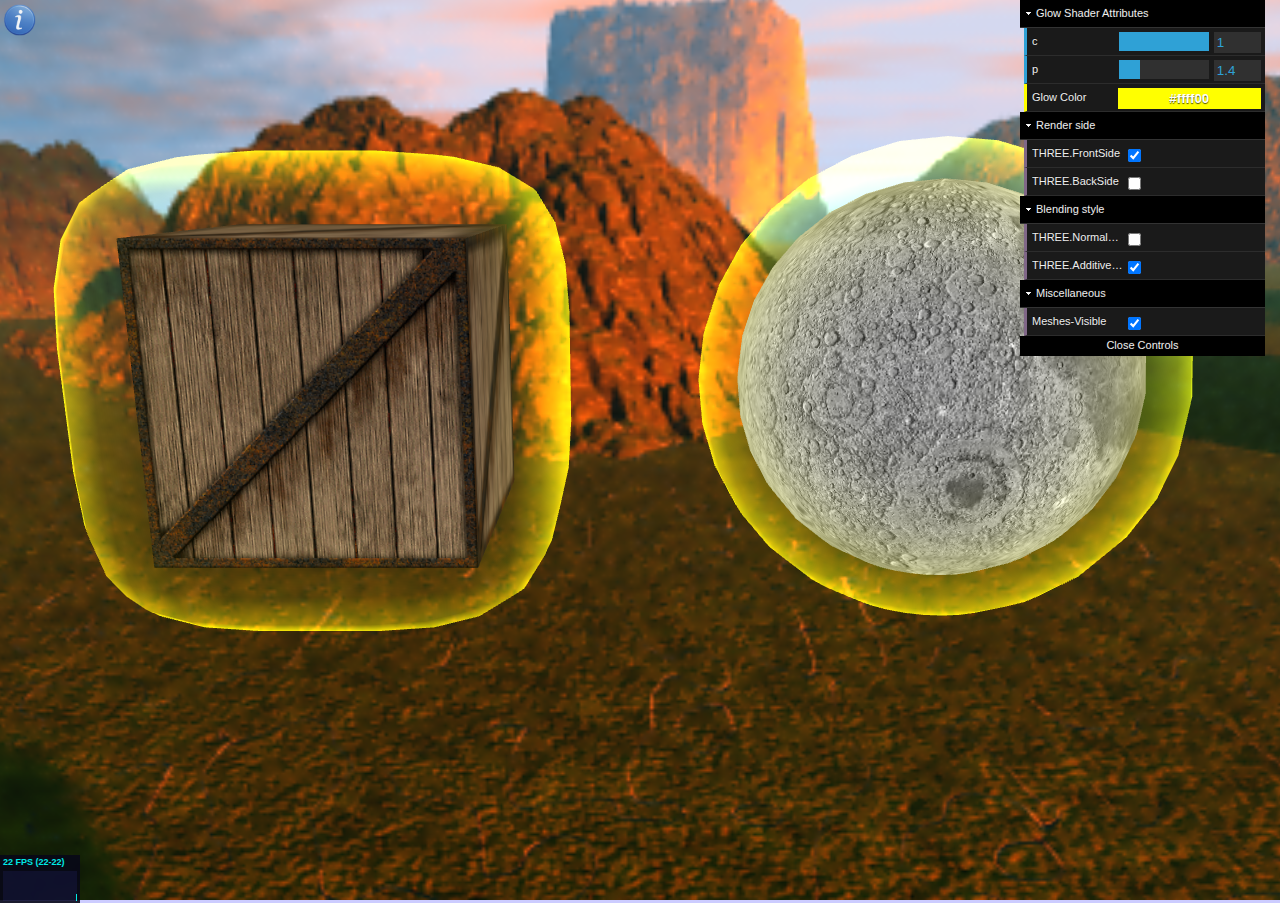
<file: glow/Shader-Glow.html>
<!doctype html>
<html lang="en">
<head>
	<title>Shader - Glow (Three.js)</title>
	<meta charset="utf-8">
	<meta name="viewport" content="width=device-width, user-scalable=no, minimum-scale=1.0, maximum-scale=1.0">
	<link rel=stylesheet href="css/base.css"/>
</head>
<body>

<script src="js/Three58.js"></script>
<!--DOES NOT WORK WITH A NEW ONE: <script src="../lib/three.js/build/three.js"></script>-->
<script src="js/Detector.js"></script>
<script src="js/Stats.js"></script>
<script src="js/OrbitControls.js"></script>
<script src="js/THREEx.KeyboardState.js"></script>
<script src="js/THREEx.FullScreen.js"></script>
<script src="js/THREEx.WindowResize.js"></script>
<!-- GUI for experimenting with values -->		
<script type='text/javascript' src='js/DAT.GUI.min.js'></script>

<!-- to create a better cube glow, we need a more rounded cube... -->
<script src="js/SubdivisionModifier.js"></script>


<!-- ---------------- Custom Shader Code ------------------------ -->
<script id="vertexShader" type="x-shader/x-vertex">
uniform vec3 viewVector;
uniform float c;
uniform float p;
varying float intensity;
void main() 
{
    vec3 vNormal = normalize( normalMatrix * normal );
	vec3 vNormel = normalize( normalMatrix * viewVector );
	intensity = pow( c - dot(vNormal, vNormel), p );
	
    gl_Position = projectionMatrix * modelViewMatrix * vec4( position, 1.0 );
}
</script>

<!-- fragment shader a.k.a. pixel shader -->
<script id="fragmentShader" type="x-shader/x-vertex"> 
uniform vec3 glowColor;
varying float intensity;
void main() 
{
	vec3 glow = glowColor * intensity;
    gl_FragColor = vec4( glow, 1.0 );
}
</script>
<!-- ----------------------------------------------------------- -->

<!-- jQuery code to display an information button and box when clicked. -->
<script src="js/jquery-1.9.1.js"></script>
<script src="js/jquery-ui.js"></script>
<link rel=stylesheet href="css/jquery-ui.css" />
<link rel=stylesheet href="css/info.css"/>
<script src="js/info.js"></script>
<div id="infoButton"></div>
<div id="infoBox" title="Demo Information">
For a glow effect, try: <br/>
 c=0.05, p=4.5, THREE.FrontSide (sphere) or<br/>
 c=0.2, p=1.4, THREE.FrontSide (cube)<br/>
For a halo effect, try: <br/>
 c=0.6, p=6, THREE.BackSide <br/>
For a shell effect, try: <br/>
 c=1, p=2, THREE.FrontSide <br/>
 (effects work best on spheres)<br/><br/>
This three.js demo is part of a collection at
<a href="http://stemkoski.github.io/Three.js/">http://stemkoski.github.io/Three.js/</a>
</div>
<!-- ------------------------------------------------------------ -->

<div id="ThreeJS" style="position: absolute; left:0px; top:0px"></div>
<script>
/*
	Three.js "tutorials by example"
	Author: Lee Stemkoski
	Date: July 2013 (three.js v59dev)
*/

// MAIN

// standard global variables
var container, scene, camera, renderer, controls, stats;
var keyboard = new THREEx.KeyboardState();
var clock = new THREE.Clock();
// custom global variables
var cube;

init();
animate();

// FUNCTIONS 		
function init() 
{
	// SCENE
	scene = new THREE.Scene();
	// CAMERA
	var SCREEN_WIDTH = window.innerWidth, SCREEN_HEIGHT = window.innerHeight;
	var VIEW_ANGLE = 45, ASPECT = SCREEN_WIDTH / SCREEN_HEIGHT, NEAR = 0.1, FAR = 20000;
	camera = new THREE.PerspectiveCamera( VIEW_ANGLE, ASPECT, NEAR, FAR);
	scene.add(camera);
	camera.position.set(0,100,400);
	camera.lookAt(scene.position);	
	// RENDERER
	if ( Detector.webgl )
		renderer = new THREE.WebGLRenderer( {antialias:true} );
	else
		renderer = new THREE.CanvasRenderer(); 
	renderer.setSize(SCREEN_WIDTH, SCREEN_HEIGHT);
	container = document.getElementById( 'ThreeJS' );
	container.appendChild( renderer.domElement );
	// EVENTS
	THREEx.WindowResize(renderer, camera);
	THREEx.FullScreen.bindKey({ charCode : 'm'.charCodeAt(0) });
	// CONTROLS
	controls = new THREE.OrbitControls( camera, renderer.domElement );
	controls.addEventListener( 'change', render );
	// STATS
	stats = new Stats();
	stats.domElement.style.position = 'absolute';
	stats.domElement.style.bottom = '0px';
	stats.domElement.style.zIndex = 100;
	container.appendChild( stats.domElement );
	// LIGHT
	var light = new THREE.PointLight(0xffffff);
	light.position.set(0,250,0);
	scene.add(light);
	// FLOOR
	var floorTexture = new THREE.ImageUtils.loadTexture( 'images/checkerboard.jpg' );
	floorTexture.wrapS = floorTexture.wrapT = THREE.RepeatWrapping; 
	floorTexture.repeat.set( 10, 10 );
	var floorMaterial = new THREE.MeshBasicMaterial( { map: floorTexture, side: THREE.DoubleSide } );
	var floorGeometry = new THREE.PlaneGeometry(1000, 1000, 10, 10);
	var floor = new THREE.Mesh(floorGeometry, floorMaterial);
	floor.position.y = -100.5;
	floor.rotation.x = Math.PI / 2;
	//scene.add(floor);
	
	// SKYBOX/FOG
	var imagePrefix = "images/dawnmountain-";
	var directions  = ["xpos", "xneg", "ypos", "yneg", "zpos", "zneg"];
	var imageSuffix = ".png";
	var skyGeometry = new THREE.CubeGeometry( 5000, 5000, 5000 );	
	
	var materialArray = [];
	for (var i = 0; i < 6; i++)
		materialArray.push( new THREE.MeshBasicMaterial({
			map: THREE.ImageUtils.loadTexture( imagePrefix + directions[i] + imageSuffix ),
			side: THREE.BackSide
		}));
	var skyMaterial = new THREE.MeshFaceMaterial( materialArray );
	var skyBox = new THREE.Mesh( skyGeometry, skyMaterial );
	scene.add( skyBox );
	
	////////////
	// CUSTOM //
	////////////

	var sphereGeom = new THREE.SphereGeometry(100, 32, 16);
    
	var moonTexture = THREE.ImageUtils.loadTexture( 'images/moon.jpg' );
	var moonMaterial = new THREE.MeshBasicMaterial( { map: moonTexture } );
    var moon = new THREE.Mesh(sphereGeom, moonMaterial);
	moon.position.set(150,0,-150);
    scene.add(moon);

	// create custom material from the shader code above
	//   that is within specially labeled script tags
	var customMaterial = new THREE.ShaderMaterial( 
	{
	    uniforms: 
		{ 
			"c":   { type: "f", value: 1.0 },
			"p":   { type: "f", value: 1.4 },
			glowColor: { type: "c", value: new THREE.Color(0xffff00) },
			viewVector: { type: "v3", value: camera.position }
		},
		vertexShader:   document.getElementById( 'vertexShader'   ).textContent,
		fragmentShader: document.getElementById( 'fragmentShader' ).textContent,
		side: THREE.FrontSide,
		blending: THREE.AdditiveBlending,
		transparent: true
	}   );
		
	this.moonGlow = new THREE.Mesh( sphereGeom.clone(), customMaterial.clone() );
    moonGlow.position = moon.position;
	moonGlow.scale.multiplyScalar(1.2);
	scene.add( moonGlow );
	
	var cubeGeom = new THREE.CubeGeometry(150,150,150,2,2,2);
	var crateTexture = THREE.ImageUtils.loadTexture( 'images/crate.png' );
	var crateMaterial = new THREE.MeshBasicMaterial( { map: crateTexture } );
    this.crate = new THREE.Mesh(cubeGeom, crateMaterial);
	crate.position.set(-150,0,-150);
    scene.add(crate);

	var smoothCubeGeom = cubeGeom.clone();
	var modifier = new THREE.SubdivisionModifier( 2 );
	modifier.modify( smoothCubeGeom ); 

	this.crateGlow = new THREE.Mesh( smoothCubeGeom, customMaterial.clone() );
    crateGlow.position = crate.position;
	crateGlow.scale.multiplyScalar(1.5);
	scene.add( crateGlow );
	
	/////////
	// GUI //
	/////////
	
	gui = new dat.GUI();
	parameters = 
	{ c: 1.0, p: 1.4, bs: false, fs: true, nb: false, ab: true, mv: true, color: "#ffff00" };
	
	var top = gui.addFolder('Glow Shader Attributes');
	
	var cGUI = top.add( parameters, 'c' ).min(0.0).max(1.0).step(0.01).name("c").listen();
	cGUI.onChange( function(value) { 
		moonGlow.material.uniforms[ "c" ].value = parameters.c; 
		crateGlow.material.uniforms[ "c" ].value = parameters.c; 
	});
	
	var pGUI = top.add( parameters, 'p' ).min(0.0).max(6.0).step(0.01).name("p").listen();
	pGUI.onChange( function(value) { 
		moonGlow.material.uniforms[ "p" ].value = parameters.p; 
		crateGlow.material.uniforms[ "p" ].value = parameters.p; 	
	});

	var glowColor = top.addColor( parameters, 'color' ).name('Glow Color').listen();
	glowColor.onChange( function(value) {
		moonGlow.material.uniforms.glowColor.value.setHex( value.replace("#", "0x"));   
		crateGlow.material.uniforms.glowColor.value.setHex( value.replace("#", "0x"));   
	});
	top.open();
	
	// toggle front side / back side 
	var folder1 = gui.addFolder('Render side');
	var fsGUI = folder1.add( parameters, 'fs' ).name("THREE.FrontSide").listen();
	fsGUI.onChange( function(value) { 
	    if (value) 
	    {
	        bsGUI.setValue(false);
			moonGlow.material.side = THREE.FrontSide;  
			crateGlow.material.side = THREE.FrontSide;  
	    }
	});
	var bsGUI = folder1.add( parameters, 'bs' ).name("THREE.BackSide").listen();
	bsGUI.onChange( function(value) { 
		if (value)
		{
			fsGUI.setValue(false);
			moonGlow.material.side = THREE.BackSide;  
			crateGlow.material.side = THREE.BackSide;  
		}
	});
	folder1.open();
	
	// toggle normal blending / additive blending
	var folder2 = gui.addFolder('Blending style');
	var nbGUI = folder2.add( parameters, 'nb' ).name("THREE.NormalBlending").listen();
	nbGUI.onChange( function(value) { 
	    if (value) 
	    {
	        abGUI.setValue(false);
			moonGlow.material.blending = THREE.NormalBlending;  
			crateGlow.material.blending = THREE.NormalBlending;
	    }
	});
	var abGUI = folder2.add( parameters, 'ab' ).name("THREE.AdditiveBlending").listen();
	abGUI.onChange( function(value) { 
		if (value)
		{
			nbGUI.setValue(false);
			moonGlow.material.blending = THREE.AdditiveBlending; 
			crateGlow.material.blending = THREE.AdditiveBlending;
		}
	});
	folder2.open();

    // toggle mesh visibility
	var folder3 = gui.addFolder('Miscellaneous');
	var mvGUI = folder3.add( parameters, 'mv' ).name("Meshes-Visible").listen();
	mvGUI.onChange( function(value) { 
		moon.visible = value; 
		crate.visible = value;
	});
	folder3.open();
	
}

function animate() 
{
    requestAnimationFrame( animate );
	render();		
	update();
}

function update()
{
	controls.update();
	stats.update();
	moonGlow.material.uniforms.viewVector.value = 
		new THREE.Vector3().subVectors( camera.position, moonGlow.position );
	crateGlow.material.uniforms.viewVector.value = 
		new THREE.Vector3().subVectors( camera.position, crateGlow.position );
}

function render() 
{
	renderer.render( scene, camera );
}

</script>

</body>
</html>
</file>
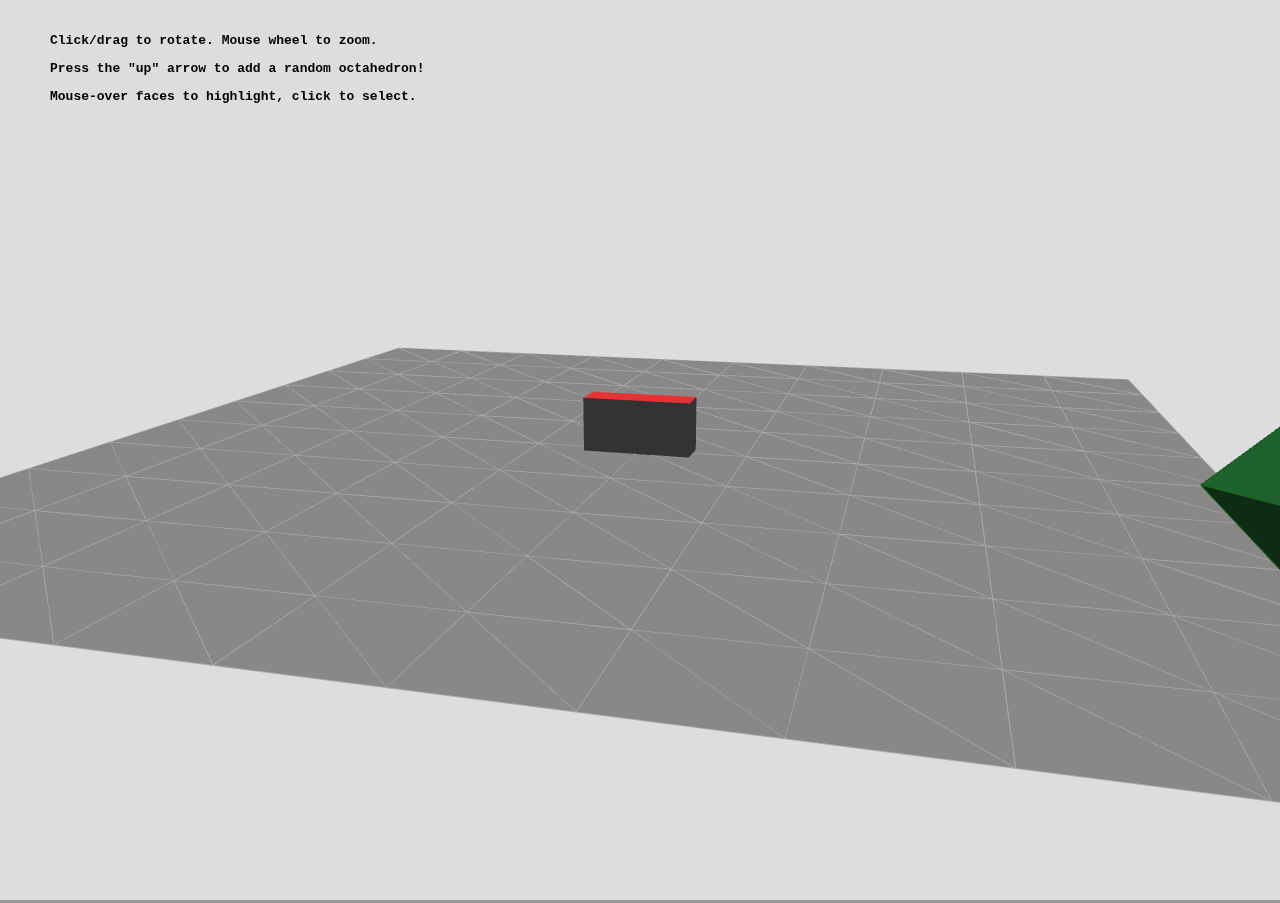
<file: Mikhail/Selector/Some mushrooms.html>
<!DOCTYPE html>

<html lang="en">
	<head><meta http-equiv="Content-Type" content="text/html; charset=UTF-8">
    
		<title>Some mushrooms</title>
    
		<meta charset="utf-8">
    
		<meta name="viewport" content="width=device-width, user-scalable=no, minimum-scale=1.0, maximum-scale=1.0">
    
		<link rel="stylesheet" href="base.css">
	
</head>


	<body>


		<script src="../../lib/three.js"></script>

	<script src="OrbitControls.js"></script>

		<script src="KeyboardState.js"></script>
	
	<script src="THREEx.FullScreen.js"></script>

		<script src="THREEx.WindowResize.js"></script>



		<div id="ThreeJS" style="position: absolute; left:0px; top:0px">
			<!-- <canvas width="1600" height="731"></canvas> -->
		</div>


		<script>
			// MAIN


			// standard global variables 
var container, scene, camera, renderer, controls;

			var keyboard = new KeyboardState();

			
// custom global variables
var targetList = [];

			var projector, mouse = { x: 0, y: 0 },INTERSECTED;

			var selectedFaces = [];
			
var floorSide=1000;

			var baseColor=new THREE.Color( 0x44dd66 );

			var highlightedColor=new THREE.Color( 0xddaa00 );

			var selectedColor=new THREE.Color( 0x4466dd );

			var mouseSphereCoords = null;

			var mouseSphere=[];

			
init();
			
animate();

			
// FUNCTIONS 		

			function init() 
{
	

				// SCENE
	
				scene = new THREE.Scene();
	

				// CAMERA
	
				var SCREEN_WIDTH = window.innerWidth, SCREEN_HEIGHT = window.innerHeight;
	
				var VIEW_ANGLE = 45, ASPECT = SCREEN_WIDTH / SCREEN_HEIGHT, NEAR = 0.1, FAR = 20000;
	
				camera = new THREE.PerspectiveCamera( VIEW_ANGLE, ASPECT, NEAR, FAR);
	
				scene.add(camera);
	
				camera.position.set(250,250,950);
	
				camera.lookAt(scene.position);	

	
				// RENDERER
	
//				if ( Detector.webgl )
		renderer = new THREE.WebGLRenderer( {antialias:true} );

//				else
//		renderer = new THREE.CanvasRenderer();

				renderer.setSize(SCREEN_WIDTH, SCREEN_HEIGHT);
	
				container = document.getElementById( 'ThreeJS' );
	
				container.appendChild( renderer.domElement );

				//renderer.setClearColor(0xEEEEEE);	

				// EVENTS
	
				THREEx.WindowResize(renderer, camera);
	
				THREEx.FullScreen.bindKey({ charCode : 'm'.charCodeAt(0) });

	
				// CONTROLS
	
				controls = new THREE.OrbitControls( camera, renderer.domElement );
	

				// LIGHT
	var light = new THREE.AmbientLight( 0x333333 ); 
				// soft white light
	
				scene.add( light );
	
				var light = new THREE.PointLight(0xffffff,1,4500);
	
				light.position.set(-300,1000,-300);
	
				scene.add(light);
	

				// FLOOR
	
				var faceMat = new THREE.MeshBasicMaterial({color: 0x888888,side: THREE.DoubleSide});
	
				var wireMat = new THREE.MeshBasicMaterial({color:0xaaaaaa,wireframe:true,transparent:true});
	
				var multiMat = [faceMat ,wireMat];

	
				var floor= THREE.SceneUtils.createMultiMaterialObject(new THREE.PlaneGeometry(floorSide, floorSide, 10, 10),multiMat);
	
	
				floor.rotation.x = Math.PI / 2;
	
				scene.add(floor);
	

	
				// SKYBOX
	
				var skyBoxGeometry = new THREE.CubeGeometry( 10000, 10000, 10000 );
	
				var skyBoxMaterial = new THREE.MeshBasicMaterial( { color: 0xdddddd, side: THREE.BackSide } );
	
				var skyBox = new THREE.Mesh( skyBoxGeometry, skyBoxMaterial );
	
				scene.add(skyBox);
	


				// CUSTOM 
				
				// create a cube
        
				var cubeGeometry1 = new THREE.BoxGeometry(100,100, 30);
        
				var cubeMaterial1 = new THREE.MeshLambertMaterial({color: 0xFF0000});
        
				var cube1 = new THREE.Mesh(cubeGeometry1, cubeMaterial1);


        				scene.add(cube1);

				// position the cube
        
				cube1.position.x = 0;
        
				cube1.position.y = 0;
        
				cube1.position.z = 0;


	
				addOcta();
	
	
				var newSphereGeom= new THREE.SphereGeometry(5,5,5);
	
				var sphere= new THREE.Mesh(newSphereGeom, new THREE.MeshBasicMaterial({ color: 0x2266dd }));
	
				scene.add(sphere);
	mouseSphere.push(sphere);

	
	
	
				// initialize object to perform world/screen calculations
	
				projector = new THREE.Projector();
	
	
				// when the mouse moves, call the given function
	
				document.addEventListener( 'mousedown', onDocumentMouseDown, false );
	
				document.addEventListener( 'mousemove', onDocumentMouseMove, false );


			}

				
			function addOcta()
{
	
				var position = new Array();
	
				var notAboveGround = true;
	
				while(notAboveGround){
		
					position[0]=Math.random()*floorSide-floorSide/2;
		
					position[1]=Math.random()*floorSide-floorSide/2;
		
					position[2]=Math.random()*floorSide/5;
		
					var cubeSide = Math.random()*floorSide/12+floorSide/50;
		
					//alert("cubeSide="+cubeSide);
		
					if(position[2]-cubeSide>0){
			
						notAboveGround = false;
		
					}
	
				}
	

				var faceColorMaterial = new THREE.MeshLambertMaterial( 
	{ color: 0xffffff, vertexColors: THREE.FaceColors,shading:THREE.FlatShading,polygonOffset: true,polygonOffsetUnits: 1,polygonOffsetFactor: 1} );
	
	
				var octaGeom= new THREE.OctahedronGeometry(cubeSide,0);
				
for ( var i = 0; i < octaGeom.faces.length; i++ ) 
	{

					face = octaGeom.faces[ i ];	
		
					face.color= baseColor;		
	
				}

	
				var octa= new THREE.Mesh( octaGeom, faceColorMaterial );
	
				octa.position.set(position[0], position[2], position[1]);
	
				// creates a wireMesh object
	
				wireOcta = new THREE.Mesh(octaGeom, new THREE.MeshBasicMaterial({ color: 0x116611, wireframe: true }));
	
	
				scene.add(octa);
	
				// wireMesh object is added to the original as a sub-object
	
				octa.add(wireOcta );

				targetList.push(octa);

			}



			function onDocumentMouseMove( event ) 
{
	
				// the following line would stop any other event handler from firing
	
					// (such as the mouse's TrackballControls)
	
					//event.preventDefault();
	
	
					// update the mouse variable
	
					mouse.x = ( event.clientX / window.innerWidth ) * 2 - 1;
	
					mouse.y = - ( event.clientY / window.innerHeight ) * 2 + 1;

			}



			function onDocumentMouseDown( event ) 
{
	
				// the following line would stop any other event handler from firing
	
				// (such as the mouse's TrackballControls)
	
				// event.preventDefault();
	
	
				//console.log("Click.");
	
	
				// update the mouse variable
	mouse.x = ( event.clientX / window.innerWidth ) * 2 - 1;
	
				mouse.y = - ( event.clientY / window.innerHeight ) * 2 + 1;
	
	
				checkSelection();	
			

}


			function ColorSelected(){
	
				selectedFaces.forEach( function(arrayItem)
		{
			
					arrayItem.face.color = selectedColor;
			
					arrayItem.object.geometry.colorsNeedUpdate = true;
		
				});
			
}

			
function checkSelection(){
	
				// find intersections

	
				// create a Ray with origin at the mouse position
	
				//   and direction into the scene (camera direction)
	
				var vector = new THREE.Vector3( mouse.x, mouse.y, 1 );
	
				projector.unprojectVector( vector, camera );
	
				var ray = new THREE.Raycaster( camera.position, vector.sub( camera.position ).normalize() );

	
				// create an array containing all objects in the scene with which the ray intersects
	
				var intersects = ray.intersectObjects( targetList );

	
				//if an intersection is detected
	
				if ( intersects.length > 0 )
	{
		
					console.log("Hit @ " + toString( intersects[0].point ) );
		
		
					//test items in selected faces array
		
					var test=-1; 
		
					selectedFaces.forEach( function(arrayItem)
		{
			
						// if the faceIndex and object ID are the same between the intersect and selected faces ,
			
						// the face index is recorded
			
						if(intersects[0].faceIndex==arrayItem.faceIndex && intersects[0].object.id==arrayItem.object.id){
				
								test=selectedFaces.indexOf(arrayItem);
			
						}
		
					});
		
		
					// if is a previously selected face, change the color back to green, otherswise change to blue
		
					if(test>=0){
			
						intersects[ 0 ].face.color=new THREE.Color( 0x44dd66 ); 
			
						selectedFaces.splice(test, 1);
		
					}
		
					else{
			
						intersects[ 0 ].face.color=new THREE.Color( 0x222288 ); 
			
						selectedFaces.push(intersects[0]);
	
					}
		
		
					intersects[ 0 ].object.geometry.colorsNeedUpdate = true;
	
				}

			}


			function checkHighlight(){
	
				// find intersections

	
				// create a Ray with origin at the mouse position
	
				//   and direction into the scene (camera direction)
	
				var vector = new THREE.Vector3( mouse.x, mouse.y, 1 );
	
				projector.unprojectVector( vector, camera );
	
				var ray = new THREE.Raycaster( camera.position, vector.sub( camera.position ).normalize() );

	
				// create an array containing all objects in the scene with which the ray intersects
	
				var intersects = ray.intersectObjects( targetList );

	
				// INTERSECTED = the object in the scene currently closest to the camera 
	
				//		and intersected by the Ray projected from the mouse position 	
	
	
				// if there is one (or more) intersections
	
				if ( intersects.length > 0 )
	{	
					// case if mouse is not currently over an object
		
					if(INTERSECTED==null){
			
						INTERSECTED = intersects[ 0 ];
			
						INTERSECTED.face.color = highlightedColor;
		
					}
		
					else{	
						// if thse mouse is over an object
			
						INTERSECTED.face.color= baseColor;
			
						INTERSECTED.object.geometry.colorsNeedUpdate=true;
			
						INTERSECTED = intersects[ 0 ];
			
						INTERSECTED.face.color = highlightedColor;			
		
					}
		
					// upsdate mouseSphere coordinates and update colors
		
					mouseSphereCoords = [INTERSECTED.point.x,INTERSECTED.point.y,INTERSECTED.point.z];
		
					INTERSECTED.object.geometry.colorsNeedUpdate=true;
		
	} 
	
					else 
						// there are no intersections
	
						{
		
						// restore previous intersection object (if it exists) to its original color
		
						if ( INTERSECTED ){
			
							INTERSECTED.face.color = baseColor;
			
							INTERSECTED.object.geometry.colorsNeedUpdate=true;
		
						}
		
					// remove previous intersection object reference
		
					//     by setting current intersection object to "nothing"
		
		
					INTERSECTED = null;
		
					mouseSphereCoords = null;
		
		
	
				}

			}


			function CheckMouseSphere(){
	
				// if the coordinates exist, make the sphere visible
	
				if(mouseSphereCoords != null){
		
					//console.log(mouseSphereCoords[0].toString()+","+mouseSphereCoords[1].toString()+","+mouseSphereCoords[2].toString());
		
					mouseSphere[0].position.set(mouseSphereCoords[0],mouseSphereCoords[1],mouseSphereCoords[2]);
		
					mouseSphere[0].visible = true;
	}
	
				else{ 
					// otherwise hide the sphere
		
					mouseSphere[0].visible = false;
	
				}
			
}

			function toString(v) {
				 return "[ " + v.x + ", " + v.y + ", " + v.z + " ]"; 
			}
			


function animate() 
{
    
				requestAnimationFrame( animate );
	
				render();		
	
				update();

			}
			

function update()
{
	
				checkHighlight();
	
				CheckMouseSphere();
	
				keyboard.update();
	
	
				if ( keyboard.down("up") ) 
	{	  
		
					addOcta();
	
				}
	
				ColorSelected();
	
				//intersects[ 0 ].object.geometry.colorsNeedUpdate = true;
	
				controls.update();

			}
			

function render() 
{
	
				renderer.render( scene, camera );

			}
		</script>

		
<div style="position: absolute; z-index: 1; left: 50px; top: 20px; width:400px; height:30px;">
	
			<p>Click/drag to rotate. Mouse wheel to zoom.</p>
	
			<p>Press the "up" arrow to add a random octahedron!</p>
	
			<p>Mouse-over faces to highlight, click to select.</p>

		</div>


	</body>
</html>
</file>
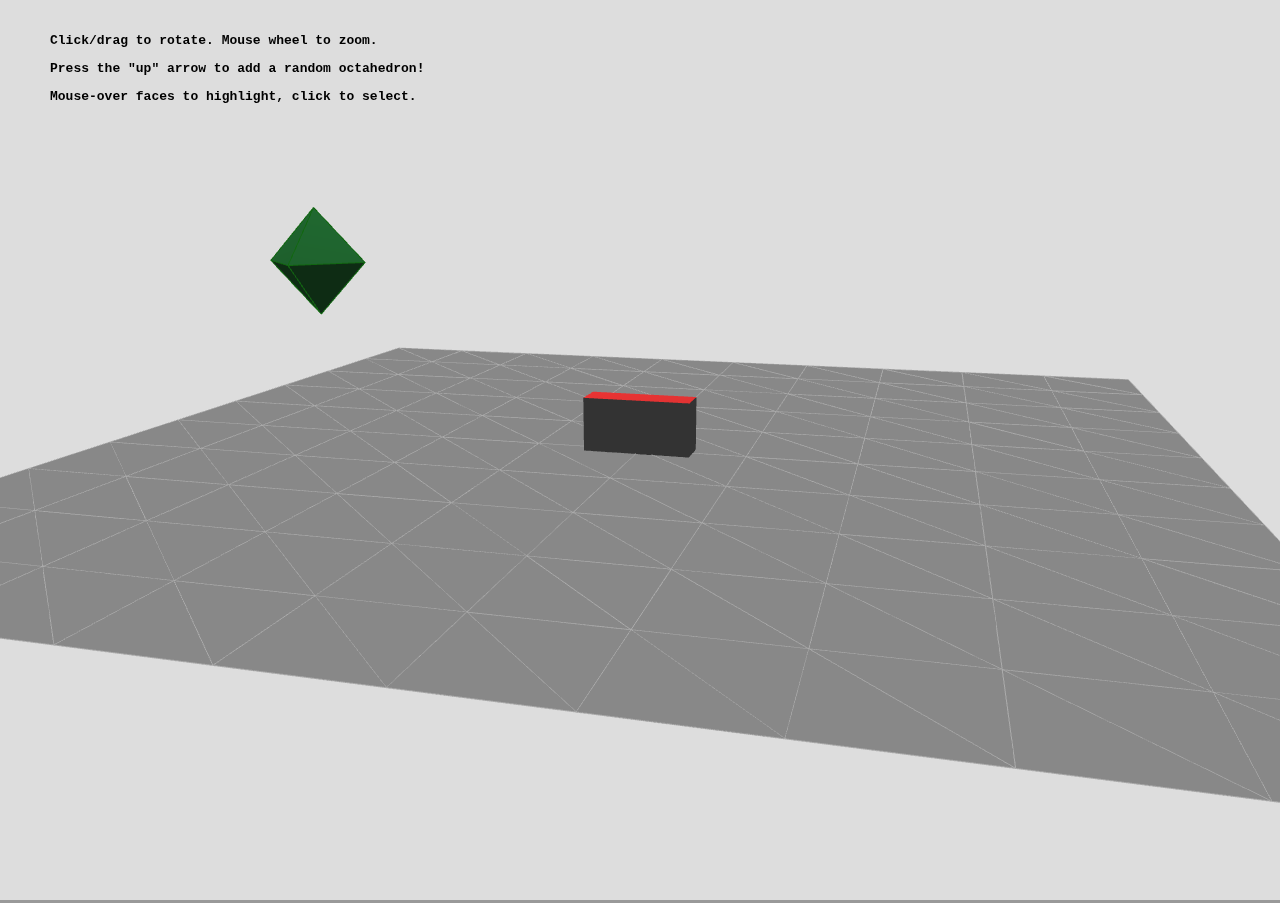
<file: v1/Mikhail/Selector/Some mushrooms.html>
<!DOCTYPE html>

<html lang="en">
	<head><meta http-equiv="Content-Type" content="text/html; charset=UTF-8">
    
		<title>Some mushrooms</title>
    
		<meta charset="utf-8">
    
		<meta name="viewport" content="width=device-width, user-scalable=no, minimum-scale=1.0, maximum-scale=1.0">
    
		<link rel="stylesheet" href="base.css">
	
</head>


	<body>


		<script src="three.js"></script>

	<script src="OrbitControls.js"></script>

		<script src="KeyboardState.js"></script>
	
	<script src="THREEx.FullScreen.js"></script>

		<script src="THREEx.WindowResize.js"></script>



		<div id="ThreeJS" style="position: absolute; left:0px; top:0px">
			<!-- <canvas width="1600" height="731"></canvas> -->
		</div>


		<script>
			// MAIN


			// standard global variables 
var container, scene, camera, renderer, controls;

			var keyboard = new KeyboardState();

			
// custom global variables
var targetList = [];

			var projector, mouse = { x: 0, y: 0 },INTERSECTED;

			var selectedFaces = [];
			
var floorSide=1000;

			var baseColor=new THREE.Color( 0x44dd66 );

			var highlightedColor=new THREE.Color( 0xddaa00 );

			var selectedColor=new THREE.Color( 0x4466dd );

			var mouseSphereCoords = null;

			var mouseSphere=[];

			
init();
			
animate();

			
// FUNCTIONS 		

			function init() 
{
	

				// SCENE
	
				scene = new THREE.Scene();
	

				// CAMERA
	
				var SCREEN_WIDTH = window.innerWidth, SCREEN_HEIGHT = window.innerHeight;
	
				var VIEW_ANGLE = 45, ASPECT = SCREEN_WIDTH / SCREEN_HEIGHT, NEAR = 0.1, FAR = 20000;
	
				camera = new THREE.PerspectiveCamera( VIEW_ANGLE, ASPECT, NEAR, FAR);
	
				scene.add(camera);
	
				camera.position.set(250,250,950);
	
				camera.lookAt(scene.position);	

	
				// RENDERER
	
//				if ( Detector.webgl )
		renderer = new THREE.WebGLRenderer( {antialias:true} );

//				else
//		renderer = new THREE.CanvasRenderer();

				renderer.setSize(SCREEN_WIDTH, SCREEN_HEIGHT);
	
				container = document.getElementById( 'ThreeJS' );
	
				container.appendChild( renderer.domElement );

				//renderer.setClearColor(0xEEEEEE);	

				// EVENTS
	
				THREEx.WindowResize(renderer, camera);
	
				THREEx.FullScreen.bindKey({ charCode : 'm'.charCodeAt(0) });

	
				// CONTROLS
	
				controls = new THREE.OrbitControls( camera, renderer.domElement );
	

				// LIGHT
	var light = new THREE.AmbientLight( 0x333333 ); 
				// soft white light
	
				scene.add( light );
	
				var light = new THREE.PointLight(0xffffff,1,4500);
	
				light.position.set(-300,1000,-300);
	
				scene.add(light);
	

				// FLOOR
	
				var faceMat = new THREE.MeshBasicMaterial({color: 0x888888,side: THREE.DoubleSide});
	
				var wireMat = new THREE.MeshBasicMaterial({color:0xaaaaaa,wireframe:true,transparent:true});
	
				var multiMat = [faceMat ,wireMat];

	
				var floor= THREE.SceneUtils.createMultiMaterialObject(new THREE.PlaneGeometry(floorSide, floorSide, 10, 10),multiMat);
	
	
				floor.rotation.x = Math.PI / 2;
	
				scene.add(floor);
	

	
				// SKYBOX
	
				var skyBoxGeometry = new THREE.CubeGeometry( 10000, 10000, 10000 );
	
				var skyBoxMaterial = new THREE.MeshBasicMaterial( { color: 0xdddddd, side: THREE.BackSide } );
	
				var skyBox = new THREE.Mesh( skyBoxGeometry, skyBoxMaterial );
	
				scene.add(skyBox);
	


				// CUSTOM 
				
				// create a cube
        
				var cubeGeometry1 = new THREE.BoxGeometry(100,100, 30);
        
				var cubeMaterial1 = new THREE.MeshLambertMaterial({color: 0xFF0000});
        
				var cube1 = new THREE.Mesh(cubeGeometry1, cubeMaterial1);


        				scene.add(cube1);

				// position the cube
        
				cube1.position.x = 0;
        
				cube1.position.y = 0;
        
				cube1.position.z = 0;


	
				addOcta();
	
	
				var newSphereGeom= new THREE.SphereGeometry(5,5,5);
	
				var sphere= new THREE.Mesh(newSphereGeom, new THREE.MeshBasicMaterial({ color: 0x2266dd }));
	
				scene.add(sphere);
	mouseSphere.push(sphere);

	
	
	
				// initialize object to perform world/screen calculations
	
				projector = new THREE.Projector();
	
	
				// when the mouse moves, call the given function
	
				document.addEventListener( 'mousedown', onDocumentMouseDown, false );
	
				document.addEventListener( 'mousemove', onDocumentMouseMove, false );


			}

				
			function addOcta()
{
	
				var position = new Array();
	
				var notAboveGround = true;
	
				while(notAboveGround){
		
					position[0]=Math.random()*floorSide-floorSide/2;
		
					position[1]=Math.random()*floorSide-floorSide/2;
		
					position[2]=Math.random()*floorSide/5;
		
					var cubeSide = Math.random()*floorSide/12+floorSide/50;
		
					//alert("cubeSide="+cubeSide);
		
					if(position[2]-cubeSide>0){
			
						notAboveGround = false;
		
					}
	
				}
	

				var faceColorMaterial = new THREE.MeshLambertMaterial( 
	{ color: 0xffffff, vertexColors: THREE.FaceColors,shading:THREE.FlatShading,polygonOffset: true,polygonOffsetUnits: 1,polygonOffsetFactor: 1} );
	
	
				var octaGeom= new THREE.OctahedronGeometry(cubeSide,0);
				
for ( var i = 0; i < octaGeom.faces.length; i++ ) 
	{

					face = octaGeom.faces[ i ];	
		
					face.color= baseColor;		
	
				}

	
				var octa= new THREE.Mesh( octaGeom, faceColorMaterial );
	
				octa.position.set(position[0], position[2], position[1]);
	
				// creates a wireMesh object
	
				wireOcta = new THREE.Mesh(octaGeom, new THREE.MeshBasicMaterial({ color: 0x116611, wireframe: true }));
	
	
				scene.add(octa);
	
				// wireMesh object is added to the original as a sub-object
	
				octa.add(wireOcta );

				targetList.push(octa);

			}



			function onDocumentMouseMove( event ) 
{
	
				// the following line would stop any other event handler from firing
	
					// (such as the mouse's TrackballControls)
	
					//event.preventDefault();
	
	
					// update the mouse variable
	
					mouse.x = ( event.clientX / window.innerWidth ) * 2 - 1;
	
					mouse.y = - ( event.clientY / window.innerHeight ) * 2 + 1;

			}



			function onDocumentMouseDown( event ) 
{
	
				// the following line would stop any other event handler from firing
	
				// (such as the mouse's TrackballControls)
	
				// event.preventDefault();
	
	
				//console.log("Click.");
	
	
				// update the mouse variable
	mouse.x = ( event.clientX / window.innerWidth ) * 2 - 1;
	
				mouse.y = - ( event.clientY / window.innerHeight ) * 2 + 1;
	
	
				checkSelection();	
			

}


			function ColorSelected(){
	
				selectedFaces.forEach( function(arrayItem)
		{
			
					arrayItem.face.color = selectedColor;
			
					arrayItem.object.geometry.colorsNeedUpdate = true;
		
				});
			
}

			
function checkSelection(){
	
				// find intersections

	
				// create a Ray with origin at the mouse position
	
				//   and direction into the scene (camera direction)
	
				var vector = new THREE.Vector3( mouse.x, mouse.y, 1 );
	
				projector.unprojectVector( vector, camera );
	
				var ray = new THREE.Raycaster( camera.position, vector.sub( camera.position ).normalize() );

	
				// create an array containing all objects in the scene with which the ray intersects
	
				var intersects = ray.intersectObjects( targetList );

	
				//if an intersection is detected
	
				if ( intersects.length > 0 )
	{
		
					console.log("Hit @ " + toString( intersects[0].point ) );
		
		
					//test items in selected faces array
		
					var test=-1; 
		
					selectedFaces.forEach( function(arrayItem)
		{
			
						// if the faceIndex and object ID are the same between the intersect and selected faces ,
			
						// the face index is recorded
			
						if(intersects[0].faceIndex==arrayItem.faceIndex && intersects[0].object.id==arrayItem.object.id){
				
								test=selectedFaces.indexOf(arrayItem);
			
						}
		
					});
		
		
					// if is a previously selected face, change the color back to green, otherswise change to blue
		
					if(test>=0){
			
						intersects[ 0 ].face.color=new THREE.Color( 0x44dd66 ); 
			
						selectedFaces.splice(test, 1);
		
					}
		
					else{
			
						intersects[ 0 ].face.color=new THREE.Color( 0x222288 ); 
			
						selectedFaces.push(intersects[0]);
	
					}
		
		
					intersects[ 0 ].object.geometry.colorsNeedUpdate = true;
	
				}

			}


			function checkHighlight(){
	
				// find intersections

	
				// create a Ray with origin at the mouse position
	
				//   and direction into the scene (camera direction)
	
				var vector = new THREE.Vector3( mouse.x, mouse.y, 1 );
	
				projector.unprojectVector( vector, camera );
	
				var ray = new THREE.Raycaster( camera.position, vector.sub( camera.position ).normalize() );

	
				// create an array containing all objects in the scene with which the ray intersects
	
				var intersects = ray.intersectObjects( targetList );

	
				// INTERSECTED = the object in the scene currently closest to the camera 
	
				//		and intersected by the Ray projected from the mouse position 	
	
	
				// if there is one (or more) intersections
	
				if ( intersects.length > 0 )
	{	
					// case if mouse is not currently over an object
		
					if(INTERSECTED==null){
			
						INTERSECTED = intersects[ 0 ];
			
						INTERSECTED.face.color = highlightedColor;
		
					}
		
					else{	
						// if thse mouse is over an object
			
						INTERSECTED.face.color= baseColor;
			
						INTERSECTED.object.geometry.colorsNeedUpdate=true;
			
						INTERSECTED = intersects[ 0 ];
			
						INTERSECTED.face.color = highlightedColor;			
		
					}
		
					// upsdate mouseSphere coordinates and update colors
		
					mouseSphereCoords = [INTERSECTED.point.x,INTERSECTED.point.y,INTERSECTED.point.z];
		
					INTERSECTED.object.geometry.colorsNeedUpdate=true;
		
	} 
	
					else 
						// there are no intersections
	
						{
		
						// restore previous intersection object (if it exists) to its original color
		
						if ( INTERSECTED ){
			
							INTERSECTED.face.color = baseColor;
			
							INTERSECTED.object.geometry.colorsNeedUpdate=true;
		
						}
		
					// remove previous intersection object reference
		
					//     by setting current intersection object to "nothing"
		
		
					INTERSECTED = null;
		
					mouseSphereCoords = null;
		
		
	
				}

			}


			function CheckMouseSphere(){
	
				// if the coordinates exist, make the sphere visible
	
				if(mouseSphereCoords != null){
		
					//console.log(mouseSphereCoords[0].toString()+","+mouseSphereCoords[1].toString()+","+mouseSphereCoords[2].toString());
		
					mouseSphere[0].position.set(mouseSphereCoords[0],mouseSphereCoords[1],mouseSphereCoords[2]);
		
					mouseSphere[0].visible = true;
	}
	
				else{ 
					// otherwise hide the sphere
		
					mouseSphere[0].visible = false;
	
				}
			
}

			function toString(v) {
				 return "[ " + v.x + ", " + v.y + ", " + v.z + " ]"; 
			}
			


function animate() 
{
    
				requestAnimationFrame( animate );
	
				render();		
	
				update();

			}
			

function update()
{
	
				checkHighlight();
	
				CheckMouseSphere();
	
				keyboard.update();
	
	
				if ( keyboard.down("up") ) 
	{	  
		
					addOcta();
	
				}
	
				ColorSelected();
	
				//intersects[ 0 ].object.geometry.colorsNeedUpdate = true;
	
				controls.update();

			}
			

function render() 
{
	
				renderer.render( scene, camera );

			}
		</script>

		
<div style="position: absolute; z-index: 1; left: 50px; top: 20px; width:400px; height:30px;">
	
			<p>Click/drag to rotate. Mouse wheel to zoom.</p>
	
			<p>Press the "up" arrow to add a random octahedron!</p>
	
			<p>Mouse-over faces to highlight, click to select.</p>

		</div>


	</body>
</html>
</file>
<file: glow/css/base.css>
body 
{
	font-family: Monospace;
	font-weight: bold;
	background-color: #ccccff;
	margin: 0px;
	overflow: hidden;
}
</file>
<file: Mikhail/Selector/base.css>
body {
	
font-family: Monospace;
	
font-weight: bold;
	
background-color: #999999;
	
margin: 0px;
	
overflow: hidden;

}
</file>
<file: v1/Mikhail/Selector/base.css>
body {
	
font-family: Monospace;
	
font-weight: bold;
	
background-color: #999999;
	
margin: 0px;
	
overflow: hidden;

}
</file>
<file: glow/css/info.css>
/* Customized CSS for jQuery UI: simple info button and box. */

.ui-widget-content 
{
    font-size:12px;
    font-family: georgia;
}

/* trim space around info button */
.ui-button-text-only .ui-button-text 
{  padding: 0px;  }
.ui-state-default, .ui-widget-content .ui-state-default, .ui-widget-header .ui-state-default 
{  border: 0px solid #000000;  }

/* changing dialog close button */
.ui-dialog-titlebar-close
{
	outline-width: 0px !important;
	background-color: transparent !important;
    background-image: url('../images/icon-close-16.png') !important;
	background-repeat:no-repeat !important;
}

/* changing dialog close button */
.ui-dialog-titlebar-close:hover,
.ui-dialog-titlebar-close:focus 
{
    background-color: transparent !important;
    background-image: url('../images/icon-close-16.png') !important;
	background-repeat:no-repeat !important;
}

/* hide the default "x" close image */
.ui-dialog-titlebar-close span 
{  display:none !important;  }

/* translucent background */
.ui-dialog 
{  
	opacity: .90;  
	width:600px !important;
}
</file>
